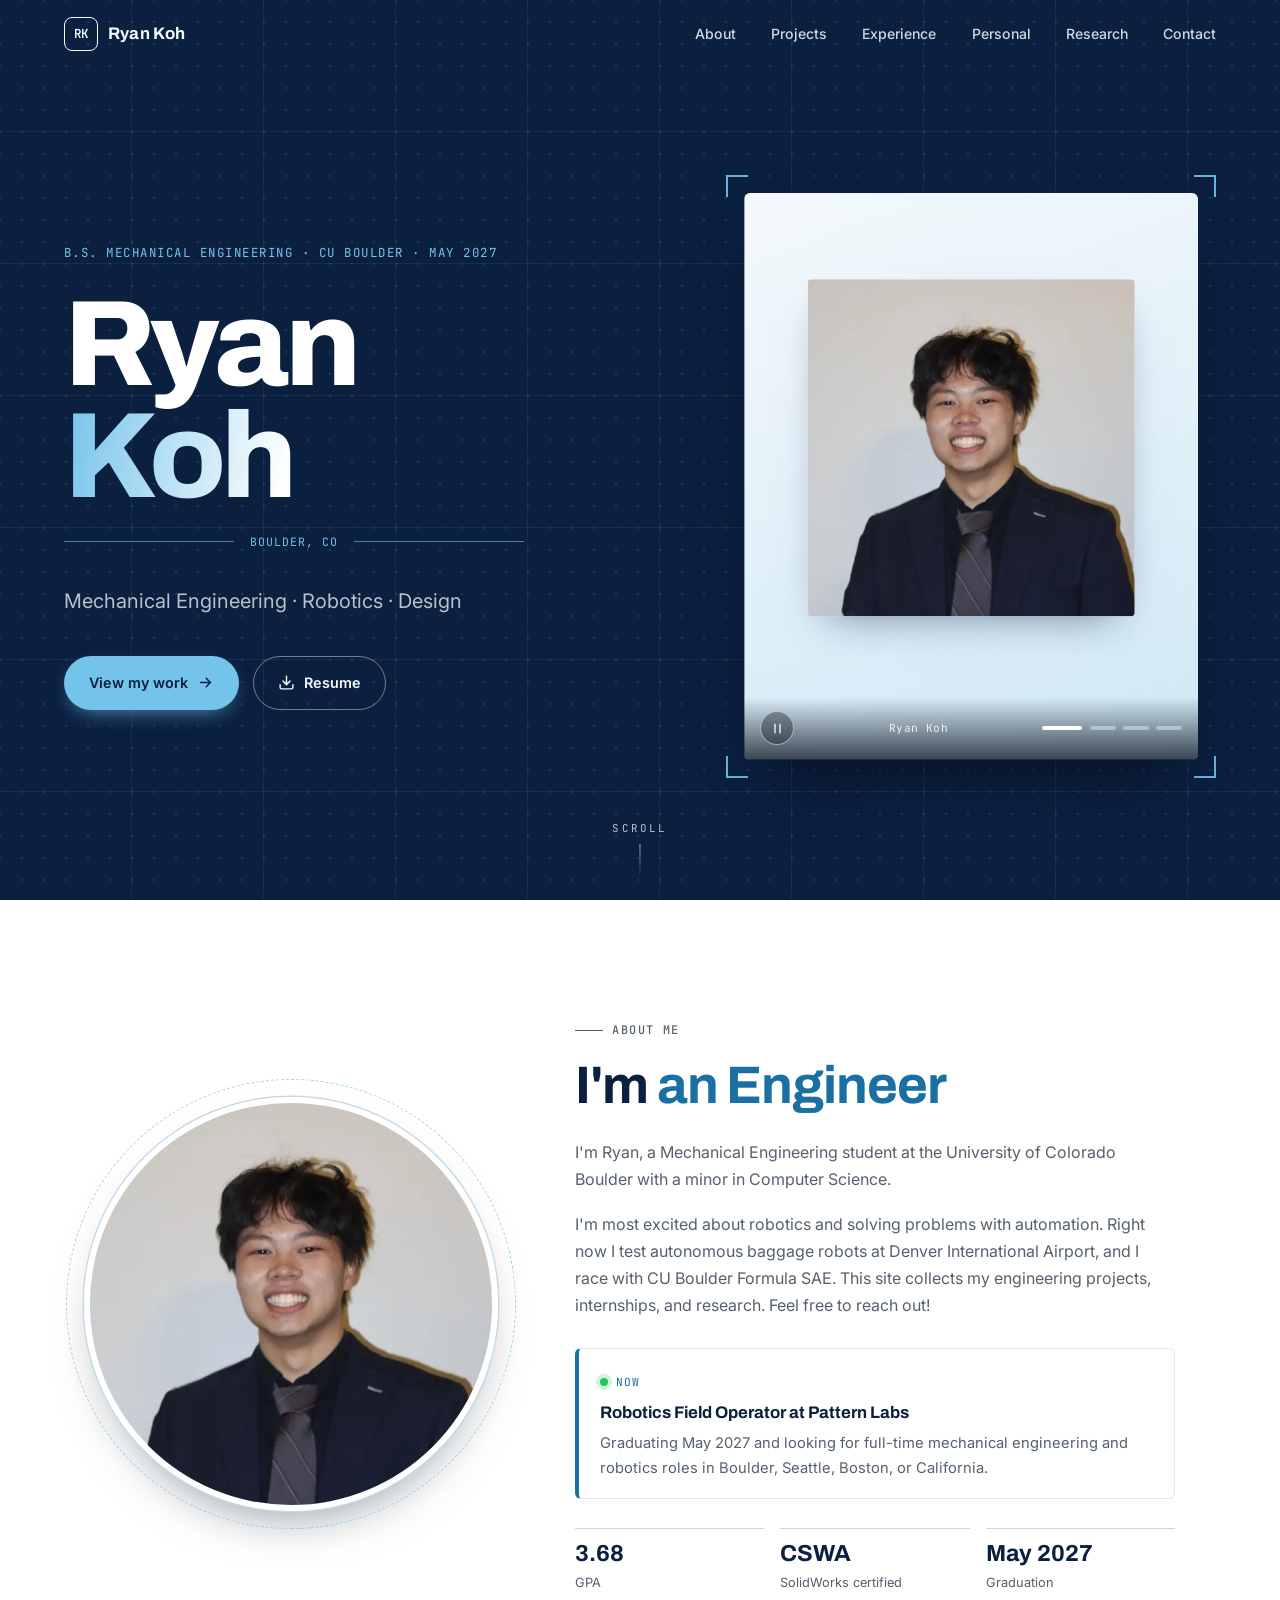
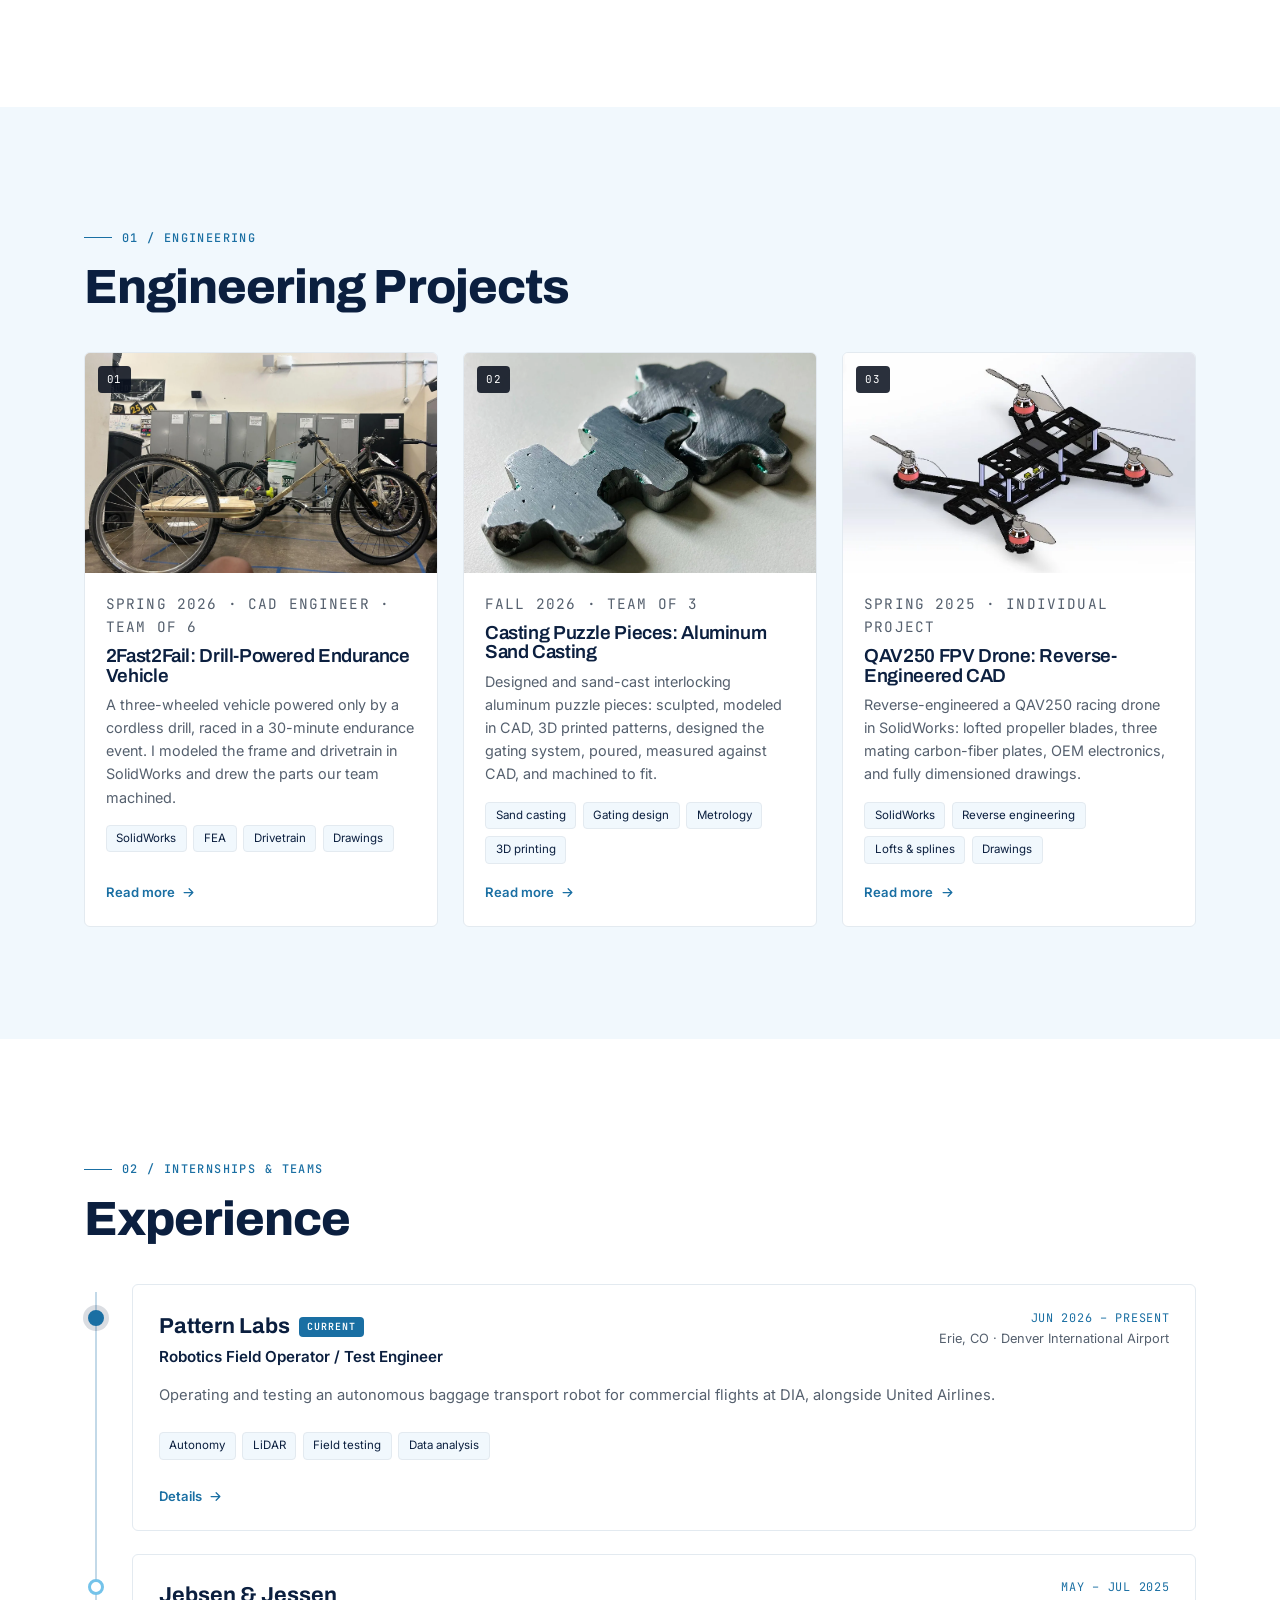
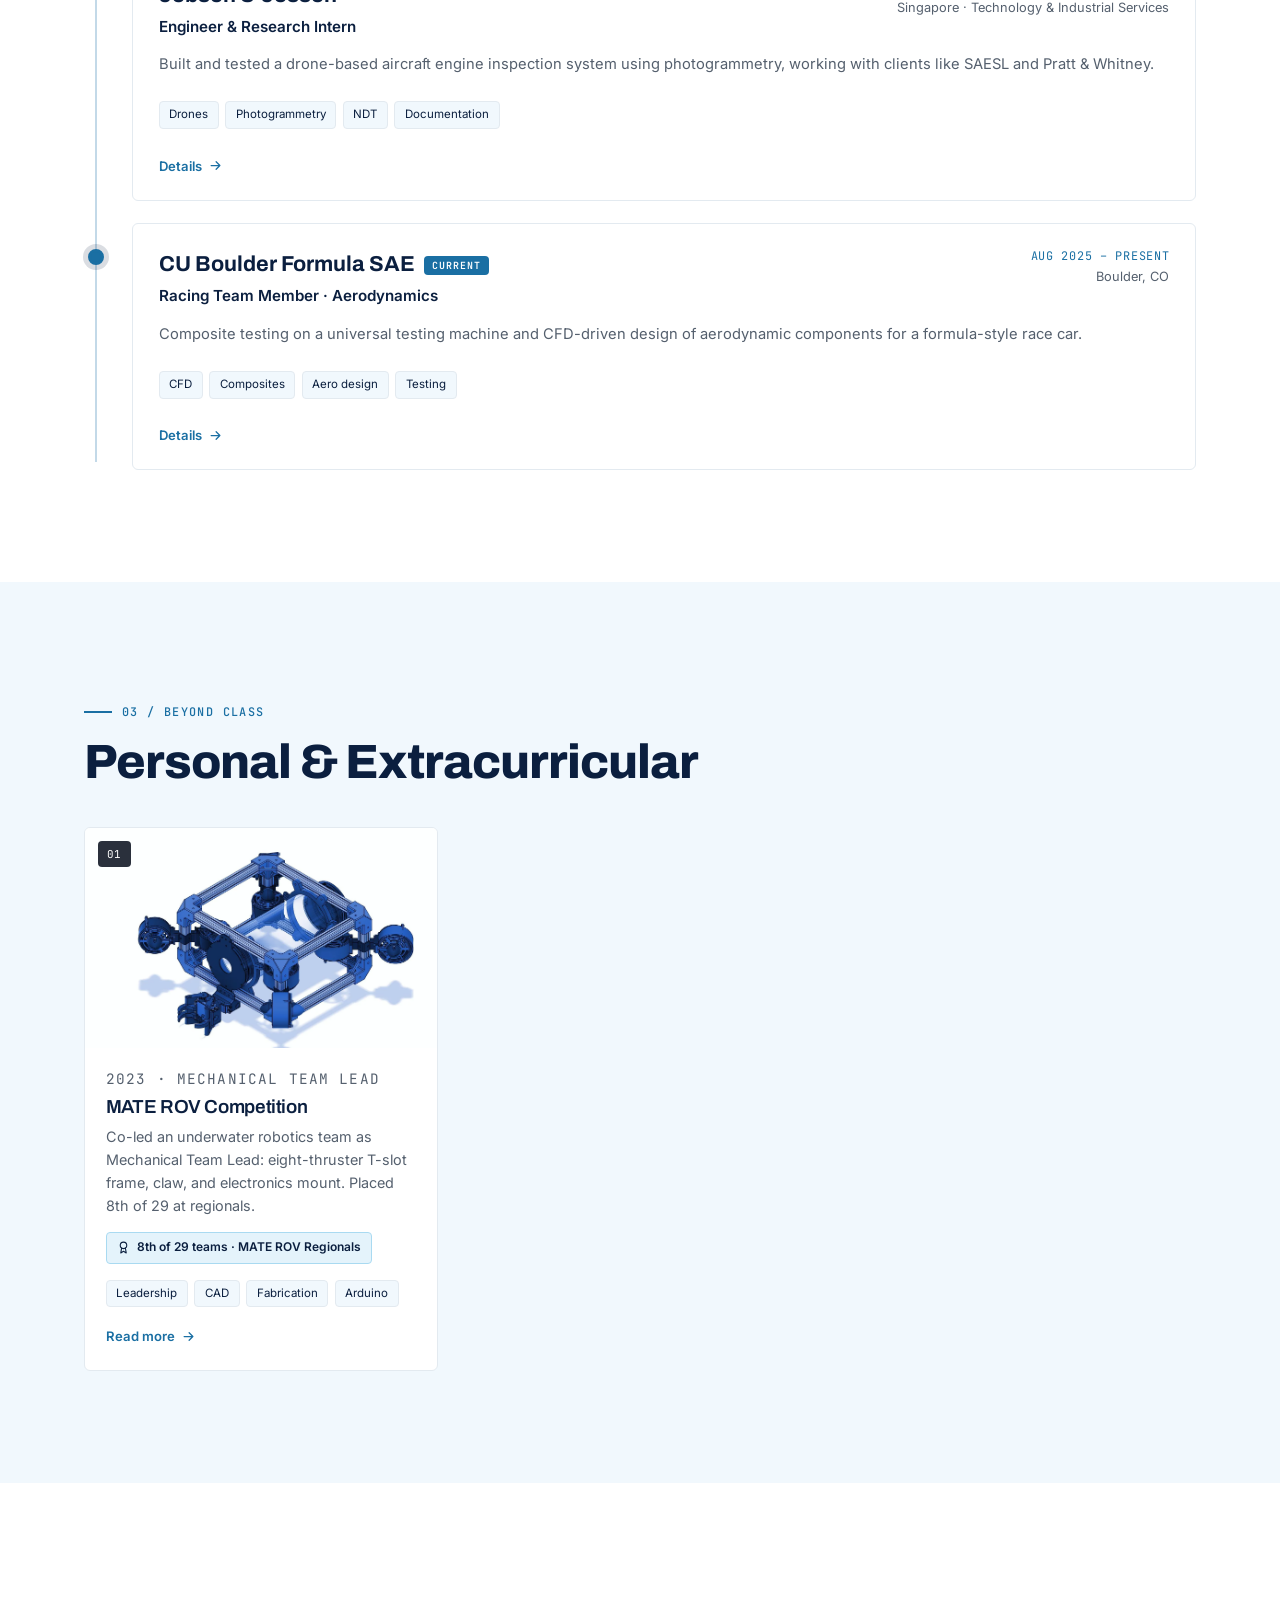
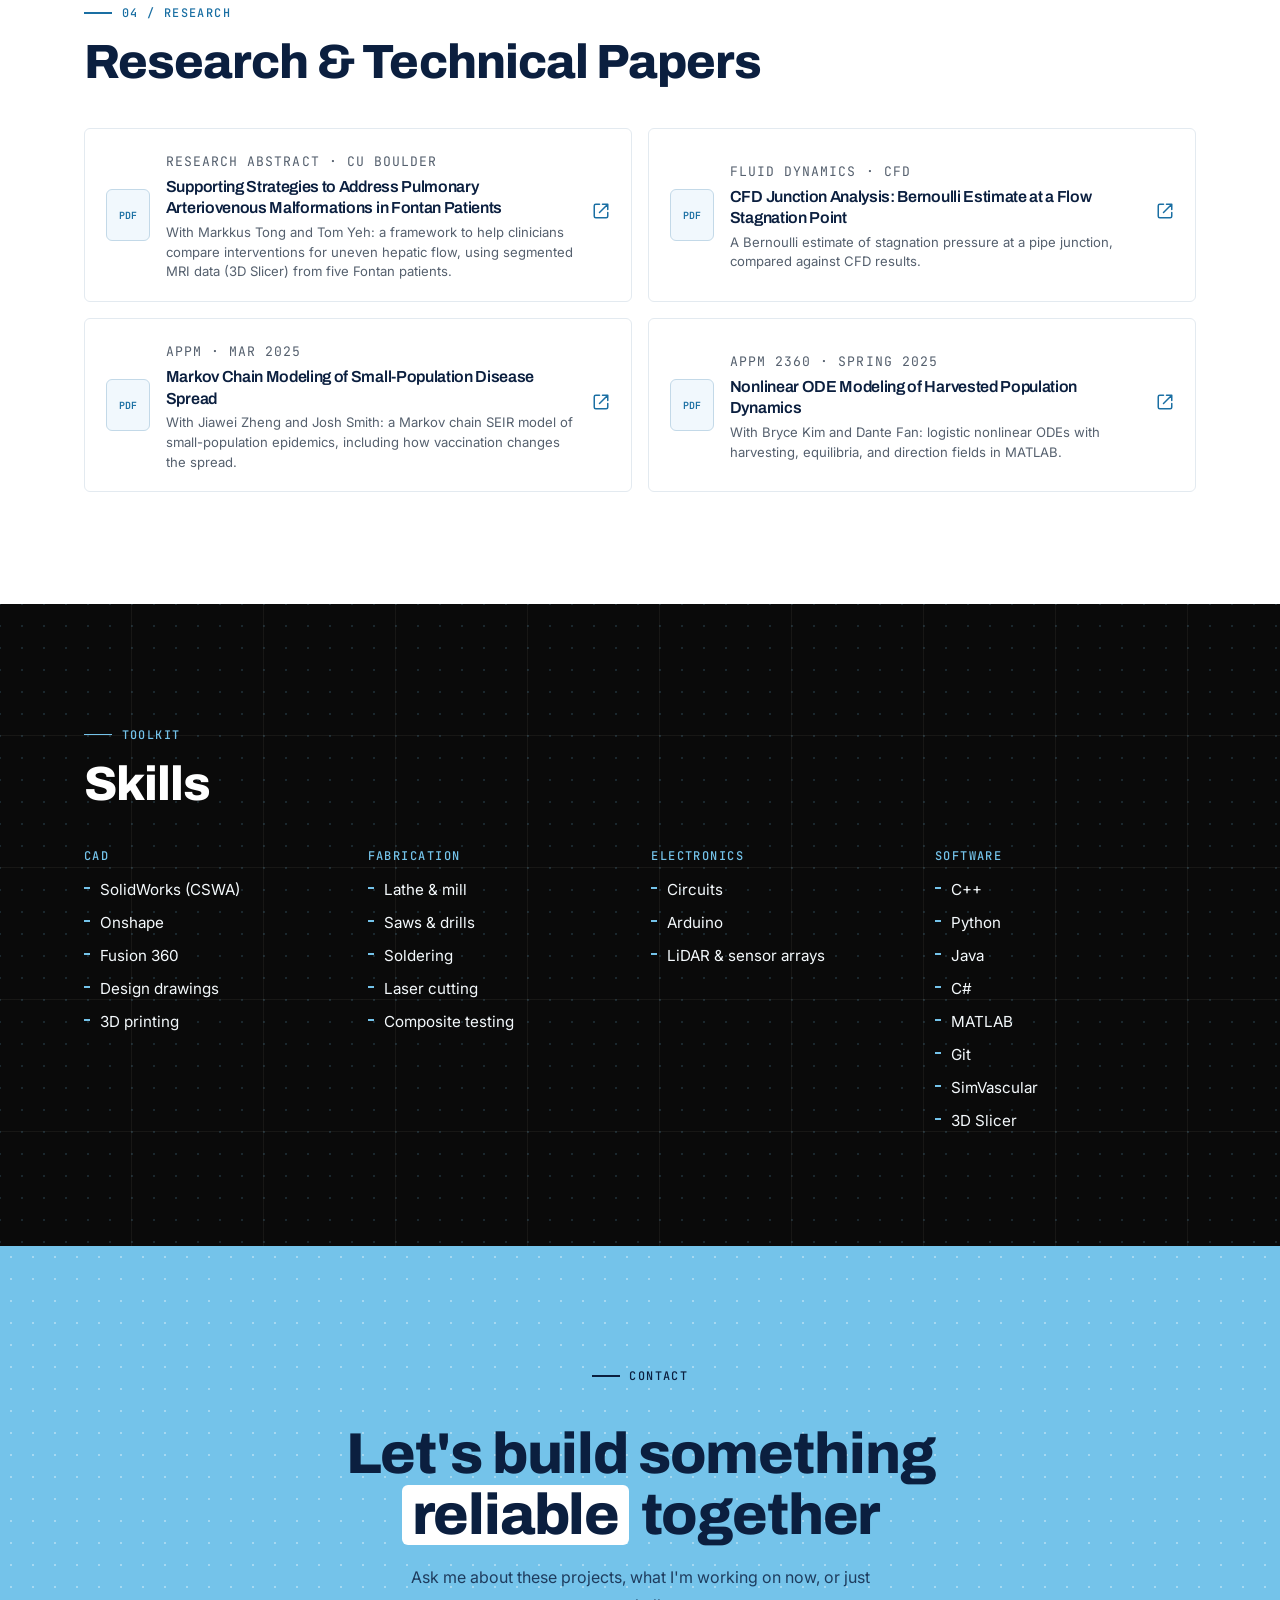
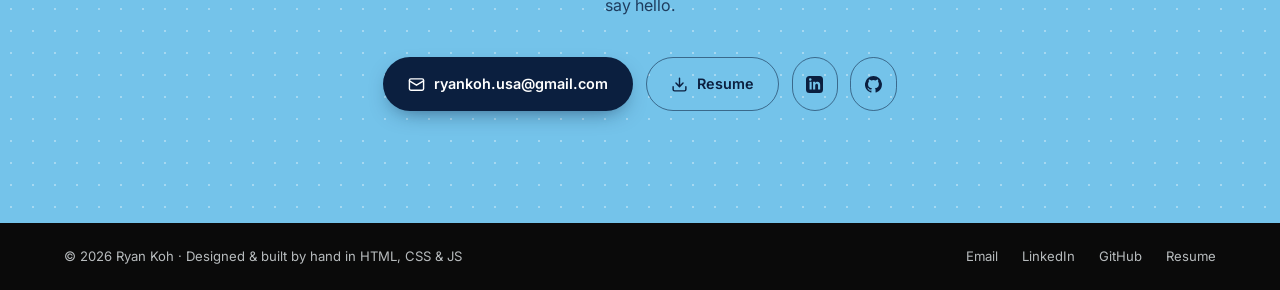
<file: index.html>
<!DOCTYPE html>
<html lang="en" class="no-js">
<head>
  <meta charset="UTF-8">
  <meta name="viewport" content="width=device-width, initial-scale=1">
  <title>Ryan Koh | Mechanical Engineering & Robotics</title>
  <meta name="description" content="Ryan Koh: mechanical engineering student at CU Boulder focused on robotics, CAD, and design. Projects, internships, and research.">
  <meta name="theme-color" content="#0B1F3F">
  <meta property="og:type" content="website">
  <meta property="og:title" content="Ryan Koh | Mechanical Engineering & Robotics">
  <meta property="og:description" content="Ryan Koh: mechanical engineering student at CU Boulder focused on robotics, CAD, and design. Projects, internships, and research.">
  <meta property="og:image" content="https://butterx4.github.io/ryankoh-portfolio/assets/img/og.jpg">
  <meta name="twitter:card" content="summary_large_image">
  <link rel="icon" href="favicon.svg" type="image/svg+xml">
  <link rel="preconnect" href="https://fonts.googleapis.com">
  <link rel="preconnect" href="https://fonts.gstatic.com" crossorigin>
  <link rel="stylesheet" href="https://fonts.googleapis.com/css2?family=Inter:wght@400;500;600&family=JetBrains+Mono:wght@400;500;600&family=Archivo:wght@500;600;700;800&display=swap">
  <link rel="stylesheet" href="css/style.css">
</head>
<body data-page="home">
  <a class="skip-link" href="#main">Skip to content</a>
  <header class="nav" id="nav"></header>
  <main id="main">
    <noscript><div class="wrap"><h1>Ryan Koh</h1><p>This site needs JavaScript to show its projects. You can still <a href="assets/docs/Ryan_Koh_Resume.pdf">download my resume</a> or email <a href="mailto:ryankoh.usa@gmail.com">ryankoh.usa@gmail.com</a>.</p></div></noscript>
  </main>
  <footer class="footer" id="footer"></footer>

  <!-- Content lives in data/site.js. Edit that file to update the site. -->
  <script src="data/site.js"></script>
  <script src="js/main.js"></script>
  <script src="js/home.js"></script>
</body>
</html>
</file>
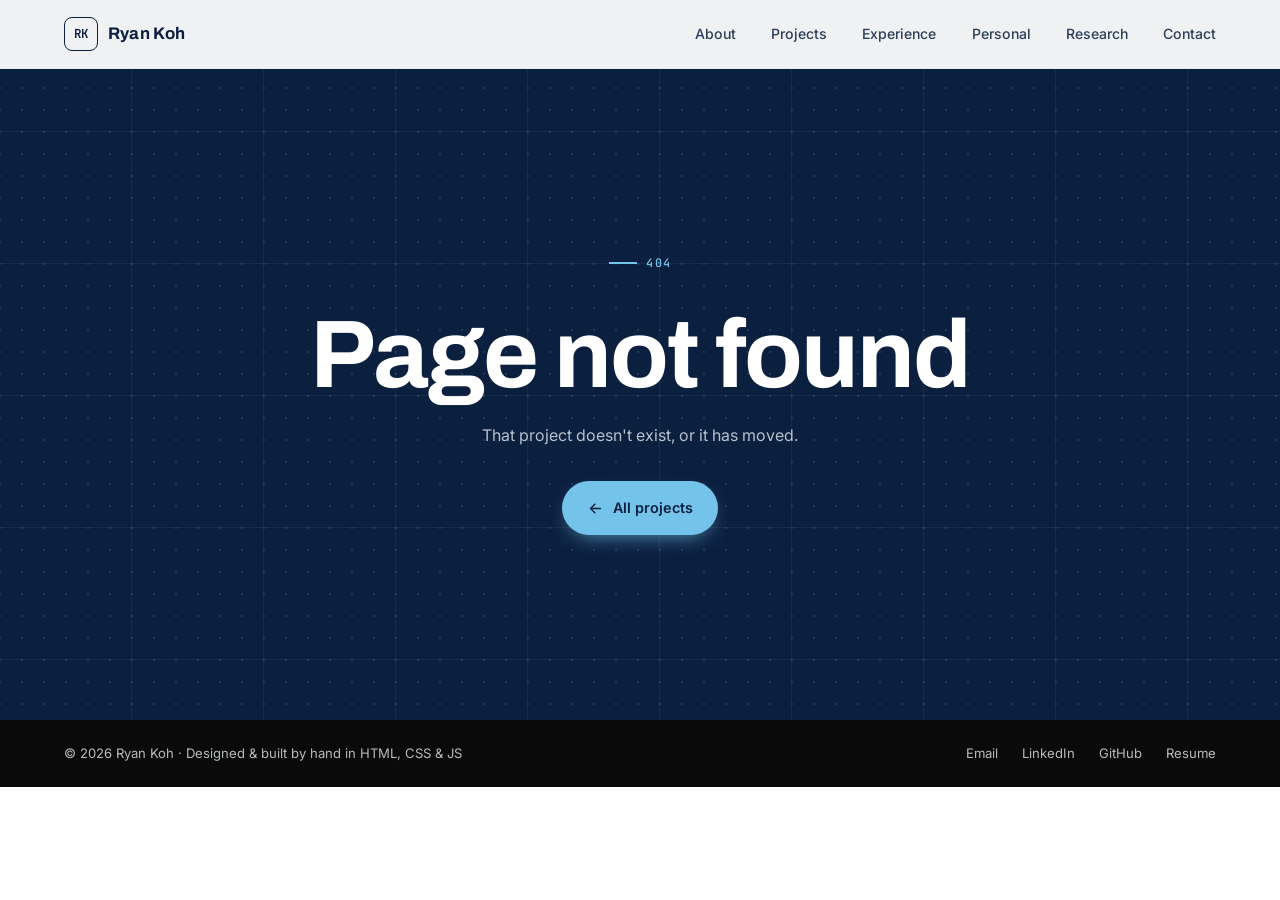
<file: project.html>
<!DOCTYPE html>
<html lang="en" class="no-js">
<head>
  <meta charset="UTF-8">
  <meta name="viewport" content="width=device-width, initial-scale=1">
  <title>Project | Ryan Koh</title>
  <meta name="description" content="Ryan Koh: mechanical engineering student at CU Boulder focused on robotics, CAD, and design. Projects, internships, and research.">
  <meta name="theme-color" content="#0B1F3F">
  <meta property="og:type" content="website">
  <meta property="og:title" content="Project | Ryan Koh">
  <meta property="og:description" content="Ryan Koh: mechanical engineering student at CU Boulder focused on robotics, CAD, and design. Projects, internships, and research.">
  <meta property="og:image" content="https://butterx4.github.io/ryankoh-portfolio/assets/img/og.jpg">
  <meta name="twitter:card" content="summary_large_image">
  <link rel="icon" href="favicon.svg" type="image/svg+xml">
  <link rel="preconnect" href="https://fonts.googleapis.com">
  <link rel="preconnect" href="https://fonts.gstatic.com" crossorigin>
  <link rel="stylesheet" href="https://fonts.googleapis.com/css2?family=Inter:wght@400;500;600&family=JetBrains+Mono:wght@400;500;600&family=Archivo:wght@500;600;700;800&display=swap">
  <link rel="stylesheet" href="css/style.css">
</head>
<body data-page="project">
  <a class="skip-link" href="#main">Skip to content</a>
  <header class="nav" id="nav"></header>
  <main id="main">
    <noscript><div class="wrap"><p>This page needs JavaScript. <a href="index.html">Back to home</a>.</p></div></noscript>
  </main>
  <footer class="footer" id="footer"></footer>

  <script src="data/site.js"></script>
  <script src="js/main.js"></script>
  <script src="js/project.js"></script>
</body>
</html>
</file>
<file: css/style.css>
/* ==========================================================================
   Ryan Koh: portfolio styles
   Palette (a nod to my drink of choice, Red Bull Iced Vanilla Berry):
     --iced    #74C3EA   Iced blue: the can's blue. Buttons, highlights, contact band
     --navy    #0B1F3F   Dark navy: hero, headings, links
     --black   #0A0A0A   Black: body text, skills section, footer
   Mostly white background. Change these variables to re-theme the whole site.
   ========================================================================== */

:root {
  --iced: #74C3EA;
  --navy-brand: #0B1F3F;
  --black: #0A0A0A;

  /* role names used below */
  --ice: #F1F8FD;             /* tinted surfaces (very light iced blue) */
  --sky: var(--iced);         /* accent on dark backgrounds */
  --blue: #1A6FA3;            /* accent on white: a deeper iced blue that stays readable */
  --navy: var(--navy-brand);  /* small text accents */
  --ink: var(--navy-brand);   /* dark sections and heading text */
  --deep: var(--black);       /* footer */

  --bg: #FFFFFF;
  --bg-alt: var(--ice);
  --text: #0A0A0A;
  --muted: #55606e;
  --line: #e3eaf0;
  --line-strong: #c3d9e8;
  --on-dark: #F4F9FC;
  --on-dark-muted: rgba(244, 249, 252, 0.74);

  --font-head: "Archivo", system-ui, sans-serif;
  --font-body: "Inter", system-ui, sans-serif;
  --font-mono: "JetBrains Mono", ui-monospace, monospace;

  --radius: 6px;
  --gutter: clamp(1rem, 5vw, 5rem);
  --maxw: 1240px;
  --nav-h: 68px;
  --ease: cubic-bezier(0.4, 0, 0.2, 1);
}

*, *::before, *::after { box-sizing: border-box; margin: 0; padding: 0; }
html { scroll-behavior: smooth; scroll-padding-top: calc(var(--nav-h) + 1rem); }
body {
  background: var(--bg);
  color: var(--text);
  font-family: var(--font-body);
  font-size: 1rem;
  line-height: 1.7;
  overflow-x: hidden;
  -webkit-font-smoothing: antialiased;
}
img { max-width: 100%; display: block; }
a { color: var(--blue); }
::selection { background: var(--blue); color: #fff; }
:focus-visible { outline: 2px solid var(--blue); outline-offset: 3px; border-radius: 4px; }
* { scrollbar-color: var(--sky) transparent; }

.skip-link {
  position: absolute; left: -999px; top: 0.5rem; z-index: 999;
  background: var(--blue); color: #fff; padding: 0.5rem 1rem; border-radius: 6px;
}
.skip-link:focus { left: 0.5rem; }

/* ---------- scroll progress (top bar) ---------- */
.progress {
  position: fixed; top: 0; left: 0; height: 3px; width: 100%; z-index: 500;
  background: linear-gradient(90deg, var(--sky), var(--blue));
  transform-origin: 0 50%; transform: scaleX(0);
  pointer-events: none;
}

/* ---------- drafting texture for dark sections (class kept as .blueprint) ---------- */
.blueprint {
  background-color: var(--navy-brand);
  background-image:
    radial-gradient(rgba(116, 195, 234, 0.16) 1.2px, transparent 1.3px),
    linear-gradient(rgba(253, 239, 214, 0.06) 1px, transparent 1px),
    linear-gradient(90deg, rgba(253, 239, 214, 0.06) 1px, transparent 1px);
  background-size: 22px 22px, 132px 132px, 132px 132px;
  background-position: 11px 11px, -1px -1px, -1px -1px;
  color: var(--on-dark);
}

/* ---------- NAV ---------- */
.nav {
  position: fixed; inset: 0 0 auto 0; z-index: 400; height: var(--nav-h);
  display: flex; align-items: center; justify-content: space-between;
  padding: 0 var(--gutter);
  color: var(--on-dark);
  transition: background 0.3s var(--ease), color 0.3s var(--ease), box-shadow 0.3s var(--ease);
}
.nav.solid, .nav.light {
  background: rgba(255, 255, 255, 0.94);
  backdrop-filter: blur(12px); -webkit-backdrop-filter: blur(12px);
  color: var(--ink);
  box-shadow: 0 1px 0 var(--line);
}
.logo {
  display: inline-flex; align-items: center; gap: 0.6rem;
  font-family: var(--font-head); font-weight: 700; font-size: 1.05rem;
  letter-spacing: 0.02em; color: inherit; text-decoration: none;
}
.logo-mark {
  width: 34px; height: 34px; display: grid; place-items: center;
  border: 1.5px solid currentColor; border-radius: 8px;
  font-family: var(--font-mono); font-size: 0.78rem; font-weight: 600;
}
.nav-links { list-style: none; display: flex; gap: 2.2rem; }
.nav-links a {
  position: relative; color: inherit; text-decoration: none;
  font-size: 0.88rem; font-weight: 500; opacity: 0.85; transition: opacity 0.2s;
}
.nav-links a::after {
  content: ""; position: absolute; left: 0; bottom: -5px; height: 2px; width: 100%;
  background: var(--sky); transform: scaleX(0); transform-origin: left;
  transition: transform 0.25s var(--ease);
}
.nav-links a:hover, .nav-links a.active { opacity: 1; }
.nav-links a:hover::after, .nav-links a.active::after { transform: scaleX(1); }
.nav.solid .nav-links a::after, .nav.light .nav-links a::after { background: var(--blue); }

.hamburger {
  display: none; width: 40px; height: 40px; border: 0; background: none; color: inherit;
  cursor: pointer; position: relative;
}
.hamburger span {
  position: absolute; left: 9px; right: 9px; height: 2px; background: currentColor;
  transition: transform 0.3s var(--ease), opacity 0.2s;
}
.hamburger span:nth-child(1) { top: 13px; }
.hamburger span:nth-child(2) { top: 19px; }
.hamburger span:nth-child(3) { top: 25px; }
.hamburger[aria-expanded="true"] span:nth-child(1) { transform: translateY(6px) rotate(45deg); }
.hamburger[aria-expanded="true"] span:nth-child(2) { opacity: 0; }
.hamburger[aria-expanded="true"] span:nth-child(3) { transform: translateY(-6px) rotate(-45deg); }

/* ---------- shared layout ---------- */
.wrap { max-width: var(--maxw); margin: 0 auto; padding: clamp(4rem, 9vw, 7rem) var(--gutter); }
section { position: relative; }
.alt { background: var(--bg-alt); }

.label {
  display: inline-flex; align-items: center; gap: 0.6rem;
  font-family: var(--font-mono); font-size: 0.74rem; font-weight: 500;
  letter-spacing: 0.12em; text-transform: uppercase; color: var(--blue);
  margin-bottom: 0.9rem;
}
.label::before { content: ""; width: 28px; height: 1.5px; background: currentColor; }
.blueprint .label { color: var(--sky); }

h1, h2, h3 { font-family: var(--font-head); line-height: 1.05; letter-spacing: -0.02em; }
.sec-title { font-size: clamp(2rem, 4.2vw, 3rem); font-weight: 800; color: var(--ink); margin-bottom: 2.5rem; }
.blueprint .sec-title { color: #fff; }

.btn {
  display: inline-flex; align-items: center; gap: 0.55rem;
  padding: 0.85rem 1.5rem; border-radius: 999px;
  font-family: var(--font-body); font-weight: 600; font-size: 0.9rem;
  text-decoration: none; border: 1.5px solid transparent; cursor: pointer;
  transition: transform 0.2s var(--ease), background 0.2s, color 0.2s, border-color 0.2s, box-shadow 0.2s;
}
.btn:hover { transform: translateY(-2px); }
.btn svg { width: 17px; height: 17px; flex: none; }
.btn-primary { background: var(--iced); color: var(--navy-brand); box-shadow: 0 8px 22px -10px rgba(116, 195, 234, 0.9); }
.btn-primary:hover { background: #8fd1f0; }
.btn-ghost { border-color: rgba(234, 242, 248, 0.45); color: var(--on-dark); }
.btn-ghost:hover { border-color: #fff; background: rgba(255, 255, 255, 0.08); }
.btn-outline { border-color: var(--line-strong); color: var(--ink); background: #fff; }
.btn-outline:hover { border-color: var(--blue); color: var(--blue); }
.btn-icon { padding: 0.85rem; }

/* ---------- HERO ---------- */
.hero {
  min-height: 100svh;
  display: grid; grid-template-columns: 1.1fr 0.9fr; gap: clamp(2rem, 5vw, 5rem);
  align-items: center;
  padding: calc(var(--nav-h) + 3rem) var(--gutter) 4rem;
  overflow: hidden;
}
.hero-inner { max-width: var(--maxw); }
.hero-eyebrow {
  font-family: var(--font-mono); font-size: 0.78rem; letter-spacing: 0.12em;
  text-transform: uppercase; color: var(--sky); margin-bottom: 1.6rem;
}
.hero h1 {
  font-size: clamp(3.6rem, 9.5vw, 8.5rem); font-weight: 800; line-height: 0.92;
  letter-spacing: -0.035em; color: #fff; margin-bottom: 1.8rem;
}
.hero h1 .accent {
  display: inline-block;
  background: linear-gradient(100deg, var(--iced) 0%, #ffffff 45%, var(--iced) 90%);
  background-size: 220% 100%;
  -webkit-background-clip: text; background-clip: text; color: transparent;
  animation: sheen 7s ease-in-out infinite;
}
@keyframes sheen { 0%, 100% { background-position: 100% 0; } 50% { background-position: 0 0; } }
.hero-tagline { font-size: clamp(1.05rem, 1.6vw, 1.25rem); color: var(--on-dark-muted); max-width: 34ch; margin-bottom: 2.4rem; }
.hero-actions { display: flex; flex-wrap: wrap; gap: 0.9rem; }

/* dimension line under the name: a nod to engineering drawings */
.dim {
  display: flex; align-items: center; gap: 0.8rem; margin: -0.6rem 0 2rem;
  font-family: var(--font-mono); font-size: 0.72rem; color: var(--sky); letter-spacing: 0.08em;
  max-width: 460px;
}
.dim::before, .dim::after {
  content: ""; flex: 1; height: 1px; background: var(--sky); opacity: 0.6;
}
.dim span { position: relative; padding: 0 0.2rem; }

/* photo carousel */
.carousel-frame { position: relative; padding: 18px; }
.carousel-frame .tick { position: absolute; width: 22px; height: 22px; border-color: var(--sky); border-style: solid; opacity: 0.9; }
.tick.tl { top: 0; left: 0; border-width: 2px 0 0 2px; }
.tick.tr { top: 0; right: 0; border-width: 2px 2px 0 0; }
.tick.bl { bottom: 0; left: 0; border-width: 0 0 2px 2px; }
.tick.br { bottom: 0; right: 0; border-width: 0 2px 2px 0; }
.carousel {
  position: relative; aspect-ratio: 4 / 5; max-height: 74vh; width: 100%;
  overflow: hidden; border-radius: var(--radius);
  background: var(--navy);
  box-shadow: 0 30px 60px -30px rgba(0, 0, 0, 0.6);
}
.slide { position: absolute; inset: 0; clip-path: inset(0 100% 0 0); z-index: 0; }
.slide.on { clip-path: inset(0 0 0 0); z-index: 1; }
.slide.entering { z-index: 2; animation: wipe 0.95s var(--ease) both; }
@keyframes wipe { from { clip-path: inset(0 100% 0 0); } to { clip-path: inset(0 0 0 0); } }
.slide img { width: 100%; height: 100%; object-fit: cover; }
.carousel-ui {
  position: absolute; left: 0; right: 0; bottom: 0; z-index: 5;
  display: flex; align-items: center; justify-content: space-between; gap: 1rem;
  padding: 0.9rem 1rem;
  background: linear-gradient(transparent, rgba(5, 12, 26, 0.75));
}
.dots { display: flex; gap: 0.45rem; }
.dot {
  width: 26px; height: 4px; border: 0; border-radius: 4px; cursor: pointer;
  background: rgba(255, 255, 255, 0.4); transition: background 0.3s, width 0.3s;
}
.dot.on { background: #fff; width: 40px; }
.carousel-btn {
  width: 34px; height: 34px; border-radius: 50%; display: grid; place-items: center;
  border: 1px solid rgba(255, 255, 255, 0.5); background: rgba(5, 12, 26, 0.35);
  color: #fff; cursor: pointer; transition: background 0.2s;
}
.carousel-btn:hover { background: rgba(255, 255, 255, 0.18); }
.carousel-btn svg { width: 15px; height: 15px; }
.carousel-caption {
  font-family: var(--font-mono); font-size: 0.7rem; color: rgba(255, 255, 255, 0.85);
  letter-spacing: 0.04em; flex: 1; text-align: center;
  white-space: nowrap; overflow: hidden; text-overflow: ellipsis;
}

.scroll-cue {
  position: absolute; left: 50%; bottom: 1.4rem; transform: translateX(-50%);
  font-family: var(--font-mono); font-size: 0.68rem; letter-spacing: 0.2em; text-transform: uppercase;
  color: var(--on-dark-muted); text-decoration: none; display: flex; flex-direction: column; align-items: center; gap: 0.4rem;
}
.scroll-cue::after { content: ""; width: 1px; height: 34px; background: linear-gradient(var(--sky), transparent); animation: cue 2s ease-in-out infinite; }
@keyframes cue { 0%, 100% { transform: scaleY(0.4); transform-origin: top; } 50% { transform: scaleY(1); transform-origin: top; } }

/* ---------- ABOUT ---------- */
.about-grid { display: grid; grid-template-columns: 0.8fr 1.2fr; gap: clamp(2.5rem, 6vw, 6rem); align-items: center; }
.about-photo { position: relative; }
.about-photo img {
  width: 100%; aspect-ratio: 1 / 1; object-fit: cover; object-position: 50% 25%;
  border-radius: 50%; border: 6px solid #fff; box-shadow: 0 0 0 1.5px var(--line-strong), 0 24px 50px -24px rgba(5, 12, 26, 0.5);
}
.about-photo::before {
  content: ""; position: absolute; inset: -18px; border-radius: 50%;
  border: 1.5px dashed var(--sky); opacity: 0.7;
  animation: spin 60s linear infinite;
}
@keyframes spin { to { transform: rotate(360deg); } }
.about h2 { font-size: clamp(2.1rem, 4.4vw, 3.3rem); font-weight: 700; color: var(--ink); margin-bottom: 1.6rem; }
.rot-wrap { display: inline-block; overflow: hidden; vertical-align: bottom; padding-bottom: 0.12em; margin-bottom: -0.12em; }
.rot-word {
  display: inline-block; color: var(--blue);
  transition: transform 0.45s var(--ease), opacity 0.45s ease;
}
.about p { color: var(--muted); margin-bottom: 1.1rem; max-width: 60ch; }
.now {
  margin-top: 1.8rem; padding: 1.1rem 1.3rem; border-radius: var(--radius);
  background: #fff; border: 1px solid var(--line); border-left: 4px solid var(--blue);
  max-width: 60ch;
}
.now-label {
  display: inline-flex; align-items: center; gap: 0.5rem;
  font-family: var(--font-mono); font-size: 0.7rem; letter-spacing: 0.12em; text-transform: uppercase; color: var(--blue);
}
.now-label::before { content: ""; width: 8px; height: 8px; border-radius: 50%; background: #22c55e; box-shadow: 0 0 0 4px rgba(34, 197, 94, 0.2); animation: pulse 2s infinite; }
@keyframes pulse { 50% { box-shadow: 0 0 0 7px rgba(34, 197, 94, 0); } }
.now strong { display: block; font-family: var(--font-head); color: var(--ink); font-size: 1.05rem; margin: 0.3rem 0 0.2rem; }
.now p { margin: 0; font-size: 0.92rem; }
.facts { display: grid; grid-template-columns: repeat(3, 1fr); gap: 1rem; margin-top: 1.8rem; max-width: 60ch; }
.fact { border-top: 1.5px solid var(--line-strong); padding-top: 0.7rem; }
.fact b { display: block; font-family: var(--font-head); font-size: 1.45rem; color: var(--ink); line-height: 1.2; }
.fact span { font-size: 0.8rem; color: var(--muted); }

/* ---------- section header ---------- */
.sec-head { display: flex; align-items: flex-end; justify-content: space-between; gap: 1.5rem; margin-bottom: 2.5rem; flex-wrap: wrap; }
.sec-head .sec-title { margin-bottom: 0; }

/* filter chips */
.filters { display: flex; flex-wrap: wrap; gap: 0.5rem; }
.chip {
  font: 500 0.8rem var(--font-body); padding: 0.4rem 0.9rem; border-radius: 999px;
  border: 1px solid var(--line-strong); background: #fff; color: var(--muted); cursor: pointer;
  transition: all 0.2s;
}
.chip:hover { border-color: var(--blue); color: var(--blue); }
.chip[aria-pressed="true"] { background: var(--ink); border-color: var(--ink); color: #fff; }

/* ---------- CARDS ---------- */
.grid { display: grid; grid-template-columns: repeat(3, 1fr); gap: 1.6rem; }
.grid .card.featured { grid-column: span 1; }
.grid.has-featured .card.featured:nth-child(-n+2) { grid-column: span 1; }
.card {
  position: relative; display: flex; flex-direction: column;
  background: #fff; border: 1px solid var(--line); border-radius: var(--radius);
  overflow: hidden; text-decoration: none; color: inherit;
  transition: transform 0.3s var(--ease), box-shadow 0.3s var(--ease), border-color 0.3s;
}
.card:hover { transform: translateY(-4px); border-color: var(--sky); box-shadow: 0 22px 40px -24px rgba(5, 12, 26, 0.45); }
.card-img { position: relative; aspect-ratio: 16 / 10; overflow: hidden; background: var(--ice); }
.card-img img { width: 100%; height: 100%; object-fit: cover; transition: transform 0.6s var(--ease); }
.card:hover .card-img img { transform: scale(1.04); }
.card-num {
  position: absolute; top: 0.8rem; left: 0.8rem; z-index: 1;
  font-family: var(--font-mono); font-size: 0.68rem; letter-spacing: 0.08em;
  background: rgba(5, 12, 26, 0.85); color: #fff; padding: 0.25rem 0.55rem; border-radius: 4px;
}
.card-body { padding: 1.2rem 1.3rem 1.4rem; display: flex; flex-direction: column; flex: 1; }
.card-meta { font-family: var(--font-mono); font-size: 0.7rem; letter-spacing: 0.08em; text-transform: uppercase; color: var(--blue); margin-bottom: 0.45rem; }
.card h3 { font-size: 1.18rem; font-weight: 600; color: var(--ink); margin-bottom: 0.5rem; }
.card p { font-size: 0.9rem; color: var(--muted); line-height: 1.6; }
.tags { display: flex; flex-wrap: wrap; gap: 0.4rem; margin-top: 1rem; }
.tag { font-size: 0.72rem; padding: 0.2rem 0.6rem; border-radius: 4px; background: var(--ice); color: var(--navy); border: 1px solid var(--line); }
.award {
  display: inline-flex; align-items: center; gap: 0.4rem; align-self: flex-start;
  margin-top: 0.9rem; font-size: 0.75rem; font-weight: 600; color: var(--navy);
  background: #e4f3fb; border: 1px solid #a9daf1; padding: 0.3rem 0.65rem; border-radius: 4px;
}
.award svg { width: 13px; height: 13px; }
.card-more {
  margin-top: auto; padding-top: 1.1rem; display: inline-flex; align-items: center; gap: 0.4rem;
  font-size: 0.82rem; font-weight: 600; color: var(--blue); transition: gap 0.2s;
}
.card:hover .card-more { gap: 0.7rem; }
.card[hidden] { display: none; }

/* Featured: two wide cards side by side on top */
.featured-row { display: grid; grid-template-columns: 1fr 1fr; gap: 1.6rem; margin-bottom: 1.6rem; }
.featured-row .card-img { aspect-ratio: 16 / 9; }
.featured-row .card h3 { font-size: 1.35rem; }

/* ---------- EXPERIENCE (timeline) ---------- */
.timeline { position: relative; display: grid; gap: 1.4rem; }
.timeline::before { content: ""; position: absolute; left: 11px; top: 8px; bottom: 8px; width: 1.5px; background: var(--line-strong); }
.xp { position: relative; padding-left: 3rem; }
.xp::before {
  content: ""; position: absolute; left: 4px; top: 1.6rem; width: 16px; height: 16px; border-radius: 50%;
  background: #fff; border: 3px solid var(--sky);
}
.xp.current::before { border-color: var(--blue); background: var(--blue); box-shadow: 0 0 0 5px rgba(11, 31, 63, 0.15); }
.xp-card {
  display: grid; grid-template-columns: 1fr auto; gap: 0.5rem 2rem; align-items: start;
  background: #fff; border: 1px solid var(--line); border-radius: var(--radius); padding: 1.4rem 1.6rem;
  text-decoration: none; color: inherit; transition: border-color 0.3s, box-shadow 0.3s, transform 0.3s var(--ease);
}
.xp-card:hover { border-color: var(--sky); box-shadow: 0 18px 36px -24px rgba(5, 12, 26, 0.45); transform: translateX(4px); }
.xp-company { font-family: var(--font-head); font-size: 1.35rem; font-weight: 700; color: var(--ink); }
.xp-role { font-weight: 600; color: var(--navy); font-size: 0.95rem; }
.xp-date { font-family: var(--font-mono); font-size: 0.74rem; color: var(--blue); letter-spacing: 0.06em; text-transform: uppercase; text-align: right; white-space: nowrap; }
.xp-loc { font-size: 0.8rem; color: var(--muted); text-align: right; }
.xp-card p { grid-column: 1 / -1; color: var(--muted); font-size: 0.92rem; margin-top: 0.3rem; }
.xp-card .tags, .xp-card .card-more { grid-column: 1 / -1; }
.badge-now { display: inline-block; margin-left: 0.6rem; vertical-align: middle; font: 600 0.62rem var(--font-mono); letter-spacing: 0.1em; text-transform: uppercase; background: var(--blue); color: #fff; padding: 0.2rem 0.5rem; border-radius: 4px; }

/* ---------- RESEARCH list ---------- */
.papers { display: grid; grid-template-columns: 1fr 1fr; gap: 1rem; }
.paper {
  display: grid; grid-template-columns: auto 1fr auto; gap: 1rem; align-items: center;
  padding: 1.2rem 1.3rem; background: #fff; border: 1px solid var(--line); border-radius: var(--radius);
  text-decoration: none; color: inherit; transition: border-color 0.3s, transform 0.3s var(--ease);
}
.paper:hover { border-color: var(--blue); transform: translateY(-2px); }
.paper-icon { width: 44px; height: 52px; border-radius: 6px; background: var(--ice); border: 1px solid var(--line-strong); display: grid; place-items: center; font: 600 0.62rem var(--font-mono); color: var(--blue); }
.paper h3 { font-size: 1rem; font-weight: 600; color: var(--ink); line-height: 1.35; }
.paper p { font-size: 0.82rem; color: var(--muted); margin-top: 0.25rem; line-height: 1.5; }
.paper .card-meta { margin-bottom: 0.25rem; }
.paper-arrow { color: var(--blue); }
.paper-arrow svg { width: 18px; height: 18px; }

/* ---------- SKILLS ---------- */
.skills { display: grid; grid-template-columns: repeat(4, 1fr); gap: 1.4rem; }
.skill-group h3 { font-family: var(--font-mono); font-size: 0.75rem; font-weight: 500; letter-spacing: 0.12em; text-transform: uppercase; color: var(--sky); margin-bottom: 0.9rem; }
.skill-group ul { list-style: none; display: grid; gap: 0.45rem; }
.skill-group li { color: var(--on-dark); font-size: 0.95rem; padding-left: 1rem; position: relative; }
.skill-group li::before { content: ""; position: absolute; left: 0; top: 0.7em; width: 6px; height: 1.5px; background: var(--sky); }

/* ---------- CONTACT ---------- */
.contact { text-align: center; }
.contact h2 { font-size: clamp(2rem, 5vw, 3.6rem); color: #fff; font-weight: 800; margin: 0 auto 1.2rem; max-width: 18ch; }
.contact .rot-word { color: var(--sky); }
.contact p { color: var(--on-dark-muted); max-width: 46ch; margin: 0 auto 2.4rem; }
.contact .label { justify-content: center; }
.contact-actions { display: flex; flex-wrap: wrap; gap: 0.8rem; justify-content: center; }

/* ---------- FOOTER ---------- */
.footer {
  background: var(--deep); color: var(--on-dark-muted); font-size: 0.82rem;
  display: flex; justify-content: space-between; align-items: center; gap: 1rem; flex-wrap: wrap;
  padding: 1.4rem var(--gutter);
}
.footer a { color: var(--on-dark-muted); text-decoration: none; }
.footer a:hover { color: #fff; }
.footer-links { display: flex; gap: 1.5rem; }

/* ---------- DETAIL PAGE ---------- */
.detail-hero { padding: calc(var(--nav-h) + 3.5rem) var(--gutter) 3.5rem; }
.detail-hero .inner { max-width: var(--maxw); margin: 0 auto; display: grid; grid-template-columns: 1.1fr 0.9fr; gap: clamp(2rem, 5vw, 4rem); align-items: center; }
.detail-hero.no-cover .inner { grid-template-columns: 1fr; max-width: 900px; }
.back { display: inline-flex; align-items: center; gap: 0.4rem; color: var(--sky); text-decoration: none; font-size: 0.85rem; font-weight: 500; margin-bottom: 1.6rem; }
.back:hover { color: #fff; }
.back svg { width: 16px; height: 16px; }
.detail-hero h1 { font-size: clamp(2.2rem, 5vw, 3.8rem); font-weight: 700; color: #fff; margin-bottom: 1rem; }
.detail-hero .sub { color: var(--on-dark-muted); font-size: 1.05rem; }
.detail-meta { display: flex; flex-wrap: wrap; gap: 0.5rem 1.4rem; margin-top: 1.4rem; font-family: var(--font-mono); font-size: 0.76rem; color: var(--sky); letter-spacing: 0.04em; }
.detail-meta span { display: inline-flex; gap: 0.4rem; align-items: center; }
.detail-hero .tags .tag { background: rgba(255, 255, 255, 0.08); border-color: rgba(116, 195, 234, 0.4); color: var(--on-dark); }
.detail-hero .award { background: rgba(116, 195, 234, 0.2); border-color: rgba(116, 195, 234, 0.5); color: #fff; }
.detail-cover { position: relative; padding: 14px; }
.detail-cover img { width: 100%; border-radius: var(--radius); aspect-ratio: 4 / 3; object-fit: cover; cursor: zoom-in; }

.detail-body { max-width: 980px; margin: 0 auto; padding: clamp(3rem, 7vw, 5rem) var(--gutter); }
.block { margin-bottom: clamp(2.5rem, 5vw, 4rem); }
.block h2 { font-size: clamp(1.5rem, 2.6vw, 2rem); color: var(--ink); margin-bottom: 1rem; display: flex; align-items: center; gap: 0.8rem; }
.block h2::before { content: attr(data-n); font-family: var(--font-mono); font-size: 0.75rem; font-weight: 500; color: var(--blue); border: 1px solid var(--line-strong); padding: 0.15rem 0.45rem; border-radius: 4px; letter-spacing: 0.04em; }
.block p { color: #2c2627; margin-bottom: 1rem; }
.block ul.points { list-style: none; display: grid; gap: 0.65rem; }
.block ul.points li { position: relative; padding-left: 1.6rem; color: #2c2627; }
.block ul.points li::before { content: ""; position: absolute; left: 0; top: 0.62em; width: 10px; height: 10px; border: 2px solid var(--blue); border-radius: 2px; transform: rotate(45deg); }

.stats { display: grid; grid-template-columns: repeat(auto-fit, minmax(170px, 1fr)); gap: 1rem; }
.stat { background: var(--ice); border: 1px solid var(--line); border-radius: var(--radius); padding: 1.2rem 1.3rem; }
.stat b { display: block; font-family: var(--font-head); font-size: clamp(1.5rem, 2.6vw, 2rem); color: var(--blue); line-height: 1.15; }
.stat span { font-size: 0.82rem; color: var(--muted); }

figure { margin: 0; }
figure img { width: 100%; border-radius: var(--radius); border: 1px solid var(--line); background: var(--ice); cursor: zoom-in; }
figcaption { font-family: var(--font-mono); font-size: 0.72rem; color: var(--muted); margin-top: 0.6rem; letter-spacing: 0.02em; }
figcaption::before { content: "FIG. " attr(data-fig) " — "; color: var(--blue); }

.split { display: grid; grid-template-columns: 1fr 1fr; gap: clamp(1.5rem, 4vw, 3rem); align-items: center; }
.split.flip figure { order: 2; }

.gallery { columns: 3 240px; column-gap: 1rem; }
.gallery figure { break-inside: avoid; margin-bottom: 1rem; }

.table-wrap { overflow-x: auto; border: 1px solid var(--line); border-radius: var(--radius); }
table { width: 100%; border-collapse: collapse; font-size: 0.92rem; }
th, td { text-align: left; padding: 0.8rem 1rem; border-bottom: 1px solid var(--line); }
th { background: var(--ink); color: #fff; font-family: var(--font-mono); font-size: 0.72rem; letter-spacing: 0.08em; text-transform: uppercase; font-weight: 500; }
tr:last-child td { border-bottom: 0; }
tbody tr:nth-child(even) { background: var(--ice); }
td:not(:first-child), th:not(:first-child) { font-family: var(--font-mono); text-align: right; }

.video { position: relative; aspect-ratio: 16 / 9; border-radius: var(--radius); overflow: hidden; background: #000; }
.video iframe, .video video { position: absolute; inset: 0; width: 100%; height: 100%; border: 0; }

/* document viewer */
.docs { display: grid; grid-template-columns: 280px 1fr; border: 1px solid var(--line); border-radius: var(--radius); overflow: hidden; background: #fff; }
.doc-list { border-right: 1px solid var(--line); max-height: 640px; overflow-y: auto; background: var(--ice); }
.doc-group h3 { font-family: var(--font-mono); font-size: 0.68rem; letter-spacing: 0.12em; text-transform: uppercase; color: var(--muted); padding: 1rem 1.1rem 0.4rem; font-weight: 500; }
.doc-btn {
  display: flex; align-items: center; gap: 0.6rem; width: 100%; text-align: left;
  padding: 0.55rem 1.1rem; border: 0; background: none; cursor: pointer;
  font: 500 0.88rem var(--font-body); color: var(--ink); border-left: 3px solid transparent;
}
.doc-btn:hover { background: #dcEFFA; }
.doc-btn[aria-current="true"] { background: #fff; border-left-color: var(--blue); color: var(--blue); }
.doc-btn svg { width: 15px; height: 15px; flex: none; opacity: 0.6; }
.doc-view { display: flex; flex-direction: column; min-height: 640px; }
.doc-bar { display: flex; justify-content: space-between; align-items: center; gap: 1rem; padding: 0.7rem 1rem; border-bottom: 1px solid var(--line); font-size: 0.85rem; font-weight: 600; color: var(--ink); }
.doc-bar a { font-size: 0.8rem; font-weight: 600; text-decoration: none; display: inline-flex; gap: 0.35rem; align-items: center; }
.doc-bar a svg { width: 14px; height: 14px; }
.doc-view iframe { flex: 1; width: 100%; border: 0; background: #eef2f5; }
.doc-fallback { flex: 1; display: grid; place-items: center; text-align: center; padding: 2rem; color: var(--muted); font-size: 0.92rem; }

/* prev / next project nav */
.pager { display: grid; grid-template-columns: 1fr 1fr; gap: 1rem; max-width: 980px; margin: 0 auto; padding: 0 var(--gutter) clamp(3rem, 7vw, 5rem); }
.pager a { display: block; padding: 1.2rem 1.4rem; border: 1px solid var(--line); border-radius: var(--radius); text-decoration: none; transition: border-color 0.3s; }
.pager a:hover { border-color: var(--blue); }
.pager small { font-family: var(--font-mono); font-size: 0.7rem; letter-spacing: 0.1em; text-transform: uppercase; color: var(--blue); }
.pager span { display: block; font-family: var(--font-head); font-weight: 600; color: var(--ink); margin-top: 0.2rem; }
.pager .next { text-align: right; grid-column: 2; }

/* lightbox */
.lightbox {
  position: fixed; inset: 0; z-index: 900; display: none; align-items: center; justify-content: center;
  background: rgba(5, 2, 2, 0.94); padding: 4rem 1rem 3rem;
}
.lightbox.open { display: flex; }
.lightbox img { max-width: min(1400px, 100%); max-height: 100%; object-fit: contain; border-radius: 6px; }
.lightbox p { position: absolute; bottom: 1rem; left: 0; right: 0; text-align: center; color: var(--on-dark); font-family: var(--font-mono); font-size: 0.78rem; padding: 0 1rem; }
.lb-btn { position: absolute; width: 46px; height: 46px; border-radius: 50%; border: 1px solid rgba(255,255,255,0.35); background: rgba(255,255,255,0.06); color: #fff; cursor: pointer; display: grid; place-items: center; }
.lb-btn:hover { background: rgba(255,255,255,0.16); }
.lb-btn svg { width: 20px; height: 20px; }
.lb-close { top: 1rem; right: 1rem; }
.lb-prev { left: 1rem; top: 50%; transform: translateY(-50%); }
.lb-next { right: 1rem; top: 50%; transform: translateY(-50%); }

/* not found */
.notfound { min-height: 80vh; display: grid; place-items: center; text-align: center; padding: calc(var(--nav-h) + 2rem) var(--gutter) 3rem; }
.notfound h1 { font-size: clamp(3rem, 10vw, 6rem); color: #fff; }
.notfound p { color: var(--on-dark-muted); margin: 1rem 0 2rem; }

/* ---------- reveal animation ---------- */
.reveal { opacity: 0; transform: translateY(24px); transition: opacity 0.7s ease, transform 0.7s var(--ease); }
.reveal.visible { opacity: 1; transform: none; }
.no-js .reveal { opacity: 1; transform: none; }

/* ---------- RESPONSIVE ---------- */
@media (max-width: 1024px) {
  .grid { grid-template-columns: 1fr 1fr; }
  .skills { grid-template-columns: 1fr 1fr; }
}
@media (max-width: 860px) {
  .hamburger { display: block; }
  .nav-links {
    position: absolute; top: var(--nav-h); left: 0; right: 0; flex-direction: column; gap: 0;
    background: var(--bg); color: var(--ink); box-shadow: 0 12px 24px -12px rgba(5, 12, 26, 0.35);
    max-height: 0; overflow: hidden; transition: max-height 0.35s var(--ease);
  }
  .nav-links.open { max-height: 420px; }
  .nav-links li a { display: block; padding: 0.95rem var(--gutter); border-top: 1px solid var(--line); font-size: 1rem; }
  .nav-links a::after { display: none; }
  .nav.menu-open { background: var(--bg); color: var(--ink); }

  .hero { grid-template-columns: 1fr; padding-top: calc(var(--nav-h) + 2rem); min-height: auto; padding-bottom: 5rem; }
  .carousel-frame { max-width: 440px; width: 100%; margin: 0 auto; }
  .carousel { aspect-ratio: 4 / 4.4; }
  .scroll-cue { display: none; }
  .about-grid { grid-template-columns: 1fr; }
  .about-photo { max-width: 260px; margin: 0 auto; }
  .featured-row, .papers, .split { grid-template-columns: 1fr; }
  .split.flip figure { order: 0; }
  .detail-hero .inner { grid-template-columns: 1fr; }
  .docs { grid-template-columns: 1fr; }
  .doc-list { max-height: 260px; border-right: 0; border-bottom: 1px solid var(--line); }
  .doc-view { min-height: 520px; }
}
@media (max-width: 600px) {
  .grid, .skills { grid-template-columns: 1fr; }
  .facts { grid-template-columns: 1fr 1fr 1fr; gap: 0.6rem; }
  .fact b { font-size: 1.1rem; }
  .xp { padding-left: 2.2rem; }
  .xp-card { grid-template-columns: 1fr; padding: 1.2rem; }
  .xp-date, .xp-loc { text-align: left; }
  .pager { grid-template-columns: 1fr; }
  .pager .next { grid-column: 1; }
  .paper { grid-template-columns: auto 1fr; }
  .paper-arrow { display: none; }
  .lb-prev, .lb-next { top: auto; bottom: 3.2rem; transform: none; }
}

@media (prefers-reduced-motion: reduce) {
  *, *::before, *::after { animation-duration: 0.001ms !important; animation-iteration-count: 1 !important; transition-duration: 0.001ms !important; }
  html { scroll-behavior: auto; }
  .reveal { opacity: 1; transform: none; }
}

/* contact band: the can's iced blue, with navy text */
.contact-band {
  background-color: var(--iced);
  background-image: radial-gradient(rgba(255, 255, 255, 0.35) 1.2px, transparent 1.3px);
  background-size: 22px 22px;
  color: var(--navy-brand);
}
.contact-band .label { color: var(--navy-brand); }
.contact-band h2 { color: var(--navy-brand); }
.contact-band .rot-word { color: var(--navy-brand); background: #fff; padding: 0 0.18em; border-radius: 6px; }
.contact-band p { color: rgba(11, 31, 63, 0.82); }
.contact-band .btn-primary { background: var(--navy-brand); color: #fff; box-shadow: 0 8px 22px -10px rgba(11, 31, 63, 0.7); }
.contact-band .btn-primary:hover { background: #17325f; }
.contact-band .btn-ghost { border-color: rgba(11, 31, 63, 0.55); color: var(--navy-brand); }
.contact-band .btn-ghost:hover { background: rgba(255, 255, 255, 0.3); border-color: var(--navy-brand); }

/* skills band is black (hero is navy) */
#skills.blueprint { background-color: var(--black); }

/* hero photos with `scale` set: the whole photo sits smaller in the frame on a soft iced-blue backdrop */
.slide.framed { background: linear-gradient(160deg, #F4F9FC 0%, #CFE8F6 100%); }
.slide img.slide-fg {
  position: absolute; left: 50%; top: 45%; transform: translate(-50%, -50%);
  height: auto; max-height: 80%; object-fit: contain; border-radius: 4px;
  box-shadow: 0 18px 40px -20px rgba(11, 31, 63, 0.55);
}

/* inline icons default to text size */
svg { width: 1em; height: 1em; flex: none; }
.card-more svg, .doc-btn svg, .detail-meta svg { width: 15px; height: 15px; }
.rot-wrap { white-space: nowrap; }
</file>
